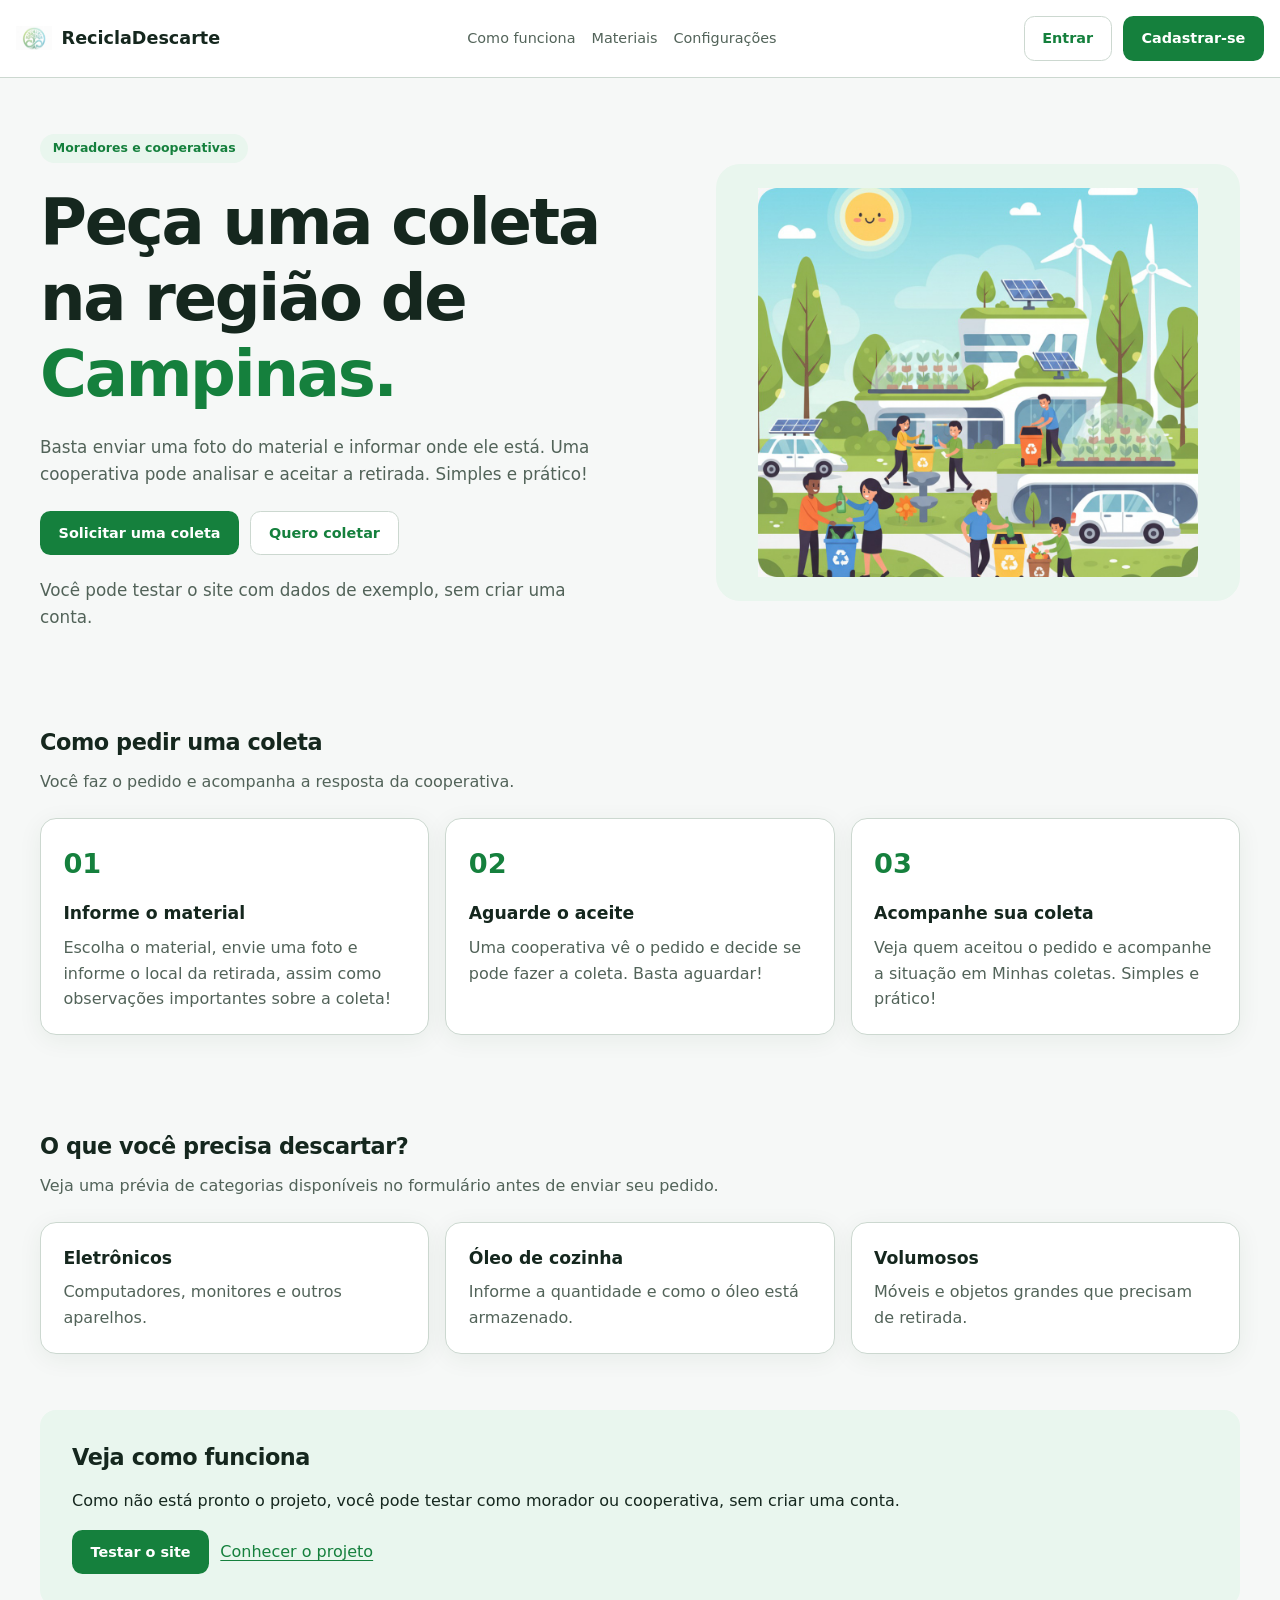
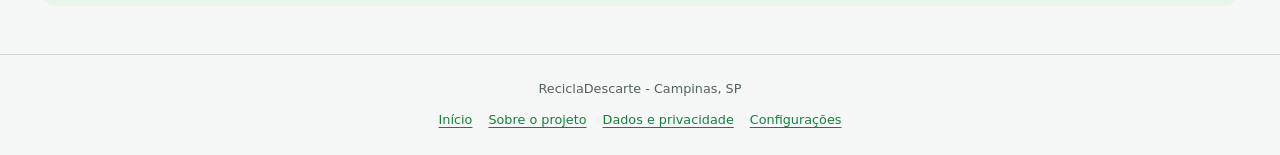
<file: index.html>
<!DOCTYPE html>
<html lang="pt-BR">
<head>
    <meta charset="UTF-8">
    <meta name="viewport" content="width=device-width, initial-scale=1.0">
    <meta name="description" content="Solicite a retirada de materiais em Campinas e acompanhe sua coleta pelo ReciclaDescarte.">
    <meta name="color-scheme" content="light dark">
    <title>Início | ReciclaDescarte</title>
    <link rel="icon" href="imagens/logo.png" type="image/png">
    <link rel="stylesheet" href="css/base.css">
    <link rel="stylesheet" href="css/style.css">
</head>
<body data-pagina="inicio">

    <a class="pular-conteudo" href="#conteudo">Pular para o conteúdo</a>

    <header class="cabecalho-publico">
        <a class="marca" href="index.html">
            <img src="imagens/logo.png" alt="" width="36" height="36">
            <span>ReciclaDescarte</span>
        </a>

        <nav class="menu-publico" aria-label="Menu principal">
            <a href="#como-funciona">Como funciona</a>
            <a href="#materiais">Materiais</a>
            <a href="pages/configuracoes.html">Configurações</a>
        </nav>

        <div class="acoes">
            <a class="botao botao-secundario" href="pages/entrar.html">Entrar</a>
            <a class="botao botao-primario" href="pages/cadastro.html">Cadastrar-se</a>
        </div>
    </header>

    <div id="faixa-demo" class="faixa-demo" hidden></div>

    <div class="container">
        <p id="mensagem-global" class="mensagem" role="status" aria-live="polite" hidden></p>

        <div id="recuperar-pagina" class="acoes" hidden>
            <button id="recarregar-pagina" type="button" class="botao botao-secundario">Tentar novamente</button>
            <a href="pages/entrar.html">Voltar para Entrar</a>
        </div>
        <p id="carregamento" class="mensagem" role="status" hidden>Verificando acesso…</p>
        <noscript>
            <p class="mensagem">Ative o JavaScript para usar os formulários e as configurações. <a href="index.html">Página inicial</a>.</p>
        </noscript>
    </div>

    <main id="conteudo" class="container" tabindex="-1">

        <section class="hero" aria-labelledby="titulo-inicio">
            <div class="hero-texto">
                <span class="etiqueta">Moradores e cooperativas</span>
                <h1 id="titulo-inicio">Peça uma coleta na região de <span>Campinas.</span></h1>
                <p>Basta enviar uma foto do material e informar onde ele está. Uma cooperativa pode analisar e aceitar a retirada. Simples e prático!</p>

                <div class="acoes">
                    <a class="botao botao-primario" href="pages/entrar.html">Solicitar uma coleta</a>
                    <a class="botao botao-secundario" href="pages/cadastro.html?perfil=cooperativa">Quero coletar</a>
                </div>
                <p class="texto-pequeno">Você pode testar o site com dados de exemplo, sem criar uma conta.</p>
            </div>

            <figure class="hero-ilustracao">
                <img src="imagens/hero_imagem.png" alt="Moradores separando materiais para reciclagem" width="480" height="400">
            </figure>
        </section>

        <section id="como-funciona" class="bloco-home" aria-labelledby="titulo-processo">
            <h2 id="titulo-processo">Como pedir uma coleta</h2>
            <p>Você faz o pedido e acompanha a resposta da cooperativa.</p>

            <div class="grade-cards">
                <article class="card passo-card">
                    <span class="passo-numero">01</span>
                    <h3>Informe o material</h3>
                    <p class="texto-suave">Escolha o material, envie uma foto e informe o local da retirada, assim como observações importantes sobre a coleta!</p>
                </article>

                <article class="card passo-card">
                    <span class="passo-numero">02</span>
                    <h3>Aguarde o aceite</h3>
                    <p class="texto-suave">Uma cooperativa vê o pedido e decide se pode fazer a coleta. Basta aguardar!</p>
                </article>

                <article class="card passo-card">
                    <span class="passo-numero">03</span>
                    <h3>Acompanhe sua coleta</h3>
                    <p class="texto-suave">Veja quem aceitou o pedido e acompanhe a situação em Minhas coletas. Simples e prático!</p>
                </article>
            </div>
        </section>

        <section id="materiais" class="bloco-home" aria-labelledby="titulo-materiais">
            <h2 id="titulo-materiais">O que você precisa descartar?</h2>
            <p>Veja uma prévia de categorias disponíveis no formulário antes de enviar seu pedido.</p>

            <div class="grade-cards">
                <article class="card passo-card">
                    <h3>Eletrônicos</h3>
                    <p class="texto-suave">Computadores, monitores e outros aparelhos.</p>
                </article>

                <article class="card passo-card">
                    <h3>Óleo de cozinha</h3>
                    <p class="texto-suave">Informe a quantidade e como o óleo está armazenado.</p>
                </article>

                <article class="card passo-card">
                    <h3>Volumosos</h3>
                    <p class="texto-suave">Móveis e objetos grandes que precisam de retirada.</p>
                </article>
            </div>
        </section>

        <section class="chamada-final" aria-labelledby="titulo-demo">
            <h2 id="titulo-demo">Veja como funciona</h2>
            <p>Como não está pronto o projeto, você pode testar como morador ou cooperativa, sem criar uma conta.</p>

            <div class="acoes">
                <a class="botao botao-primario" href="pages/entrar.html#demonstracao">Testar o site</a>
                <a href="pages/sobre.html">Conhecer o projeto</a>
            </div>
        </section>
    </main>

    <footer class="rodape">
        <p>ReciclaDescarte - Campinas, SP</p>

        <nav aria-label="Links do rodapé">
            <a href="index.html">Início</a>
            <a href="pages/sobre.html">Sobre o projeto</a>
            <a href="pages/sobre.html#privacidade">Dados e privacidade</a>
            <a href="pages/configuracoes.html">Configurações</a>
        </nav>
    </footer>

    <script type="module" src="scripts/main.js"></script>
</body>
</html>
</file>
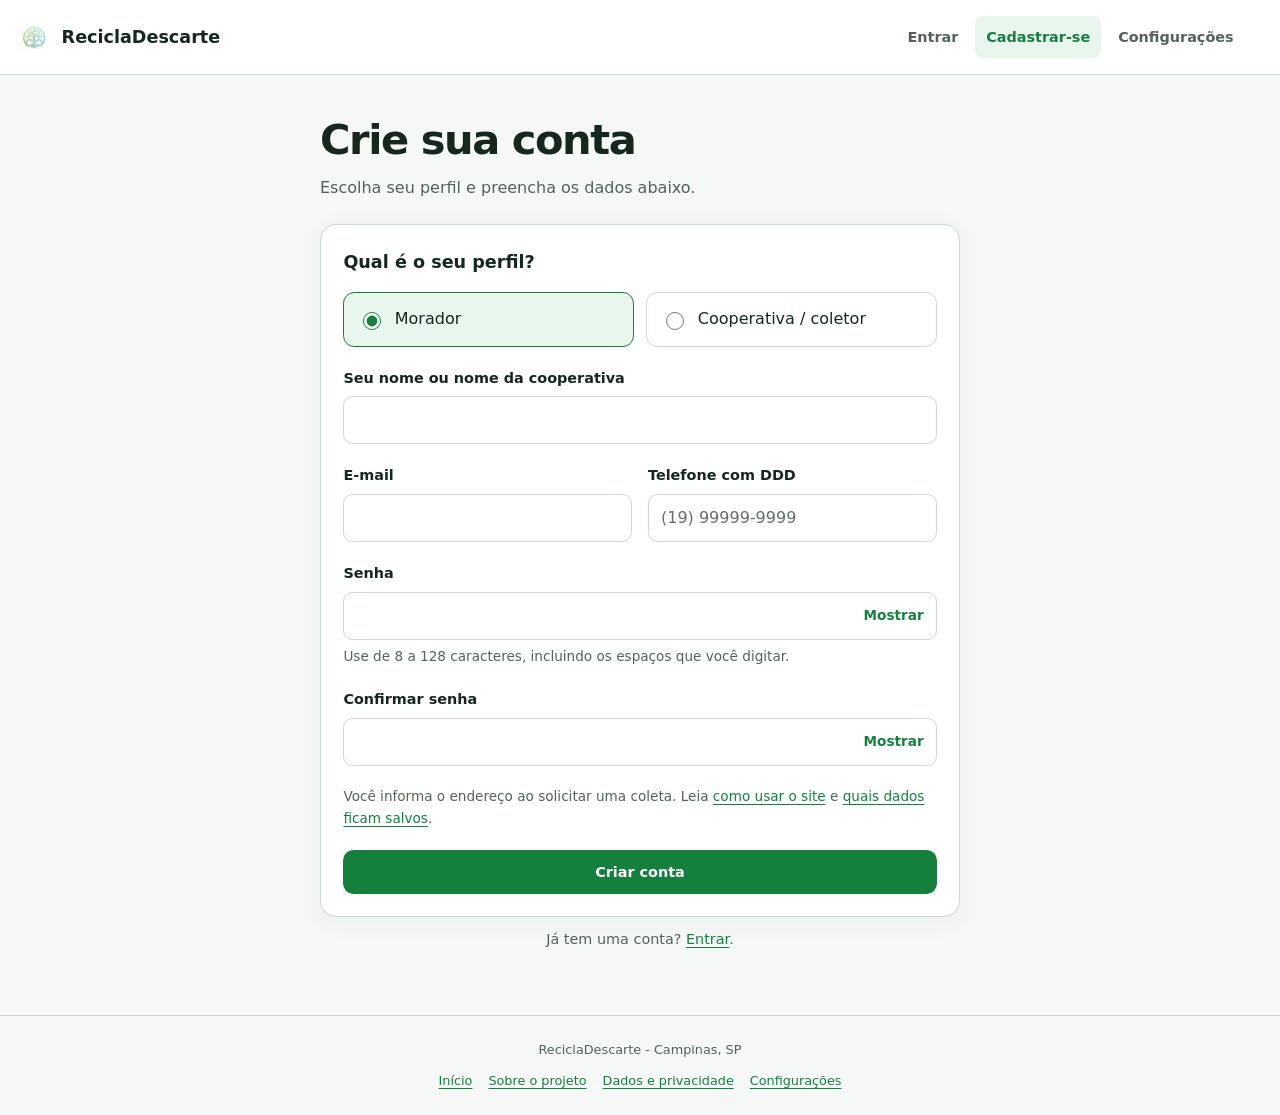
<file: pages/cadastro.html>
<!DOCTYPE html>
<html lang="pt-BR">
<head>
    <meta charset="UTF-8">
    <meta name="viewport" content="width=device-width, initial-scale=1.0">
    <meta name="description" content="Crie seu perfil de morador ou cooperativa no ReciclaDescarte.">
    <meta name="color-scheme" content="light dark">
    <title>Criar conta | ReciclaDescarte</title>
    <link rel="icon" href="../imagens/logo.png" type="image/png">
    <link rel="stylesheet" href="../css/base.css">
    <link rel="stylesheet" href="../css/cadastro.css">
</head>
<body data-pagina="cadastro">

    <a class="pular-conteudo" href="#conteudo">Pular para o conteúdo</a>

    <header id="cabecalho-app" class="cabecalho-app"></header>

    <div id="faixa-demo" class="faixa-demo" hidden></div>

    <div class="container">
        <p id="mensagem-global" class="mensagem" role="status" aria-live="polite" hidden></p>

        <div id="recuperar-pagina" class="acoes" hidden>
            <button id="recarregar-pagina" type="button" class="botao botao-secundario">Tentar novamente</button>
            <a href="entrar.html">Voltar para Entrar</a>
        </div>
        <p id="carregamento" class="mensagem" role="status" hidden>Verificando acesso…</p>
        <noscript>
            <p class="mensagem">Ative o JavaScript para usar os formulários e as configurações. <a href="../index.html">Página inicial</a>.</p>
        </noscript>
    </div>

    <main id="conteudo" class="container tela-cadastro" tabindex="-1">

        <h1>Crie sua conta</h1>
        <p>Escolha seu perfil e preencha os dados abaixo.</p>

        <form id="form-cadastro" class="card pilha" method="post">
            <fieldset>
                <legend>Qual é o seu perfil?</legend>

                <div class="perfis">
                    <label class="perfil-opcao">
                        <input type="radio" name="tipo" value="morador" checked required>
                        <span>Morador</span>
                    </label>
                    <label class="perfil-opcao">
                        <input type="radio" name="tipo" value="cooperativa" required>
                        <span>Cooperativa / coletor</span>
                    </label>
                </div>
            </fieldset>

            <div class="campo">
                <label for="nome">Seu nome ou nome da cooperativa</label>
                <input id="nome" name="nome" type="text" autocomplete="name" minlength="2" maxlength="120" required>
            </div>

            <div class="campo-duplo">
                <div class="campo">
                    <label for="email">E-mail</label>
                    <input id="email" name="email" type="email" autocomplete="email" maxlength="254" required>
                </div>

                <div class="campo">
                    <label for="telefone">Telefone com DDD</label>
                    <input id="telefone" name="telefone" type="tel" autocomplete="tel-national" maxlength="20" placeholder="(19) 99999-9999" required>
                </div>
            </div>

            <div class="campo">
                <label for="senha">Senha</label>

                <div class="senha-wrapper">
                    <input id="senha" name="senha" type="password" autocomplete="new-password" minlength="8" maxlength="128" aria-describedby="ajuda-senha" required>
                    <button type="button" class="botao-texto" data-mostrar-senha="senha" aria-controls="senha" aria-pressed="false">Mostrar</button>
                </div>
                <small id="ajuda-senha" class="texto-pequeno">Use de 8 a 128 caracteres, incluindo os espaços que você digitar.</small>
            </div>

            <div class="campo">
                <label for="confirmar-senha">Confirmar senha</label>

                <div class="senha-wrapper">
                    <input id="confirmar-senha" name="confirmar_senha" type="password" autocomplete="new-password" minlength="8" maxlength="128" required>
                    <button type="button" class="botao-texto" data-mostrar-senha="confirmar-senha" aria-controls="confirmar-senha" aria-pressed="false">Mostrar</button>
                </div>
            </div>
            <p class="texto-pequeno">Você informa o endereço ao solicitar uma coleta. Leia <a href="sobre.html#uso">como usar o site</a> e <a href="sobre.html#privacidade">quais dados ficam salvos</a>.</p>
            <p id="mensagem-form" class="mensagem" role="status" hidden></p>
            <button type="submit" class="botao botao-primario botao-largo">Criar conta</button>
        </form>
        <p class="voltar-login">Já tem uma conta? <a href="entrar.html">Entrar</a>.</p>
    </main>

    <footer class="rodape">
        <p>ReciclaDescarte - Campinas, SP</p>

        <nav aria-label="Links do rodapé">
            <a href="../index.html">Início</a>
            <a href="sobre.html">Sobre o projeto</a>
            <a href="sobre.html#privacidade">Dados e privacidade</a>
            <a href="configuracoes.html">Configurações</a>
        </nav>
    </footer>

    <script type="module" src="../scripts/main.js"></script>
</body>
</html>
</file>
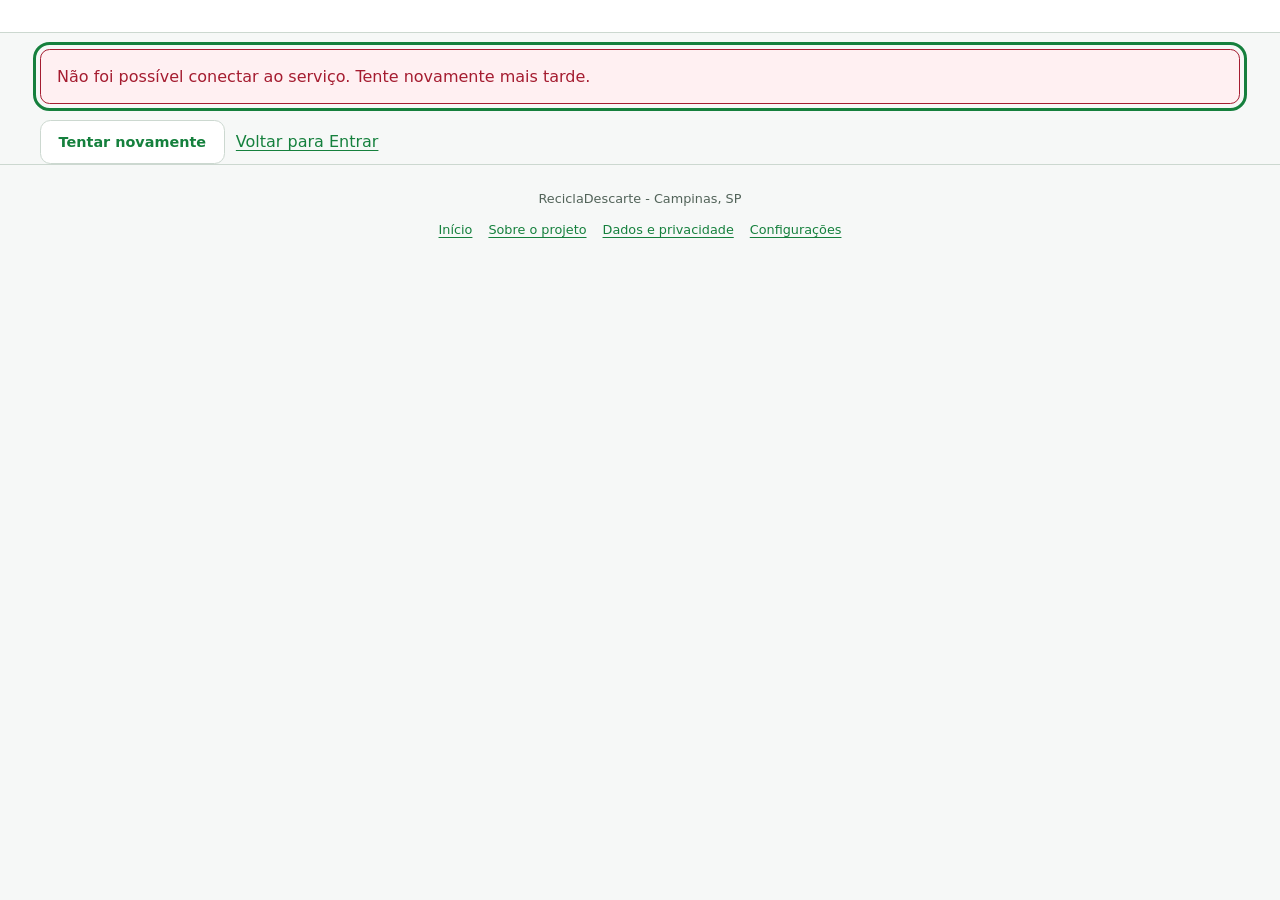
<file: pages/coletas.html>
<!DOCTYPE html>
<html lang="pt-BR">
<head>
    <meta charset="UTF-8">
    <meta name="viewport" content="width=device-width, initial-scale=1.0">
    <meta name="description" content="Acompanhe o andamento e o histórico das suas coletas.">
    <meta name="color-scheme" content="light dark">
    <title>Minhas coletas | ReciclaDescarte</title>
    <link rel="icon" href="../imagens/logo.png" type="image/png">
    <link rel="stylesheet" href="../css/base.css">
</head>
<body data-pagina="coletas">

    <a class="pular-conteudo" href="#conteudo">Pular para o conteúdo</a>

    <header id="cabecalho-app" class="cabecalho-app"></header>

    <div id="faixa-demo" class="faixa-demo" hidden></div>

    <div class="container">
        <p id="mensagem-global" class="mensagem" role="status" aria-live="polite" hidden></p>

        <div id="recuperar-pagina" class="acoes" hidden>
            <button id="recarregar-pagina" type="button" class="botao botao-secundario">Tentar novamente</button>
            <a href="entrar.html">Voltar para Entrar</a>
        </div>
        <p id="carregamento" class="mensagem" role="status">Verificando acesso…</p>
        <noscript>
            <p class="mensagem">Ative o JavaScript para usar os formulários e as configurações. <a href="../index.html">Página inicial</a>.</p>
        </noscript>
    </div>

    <main id="conteudo" class="container conteudo-app" hidden tabindex="-1">

        <div class="cabecalho-pagina linha-entre">
            <div>
                <h1>Minhas coletas</h1>
                <p id="descricao-coletas">Veja os pedidos em andamento e as coletas já concluídas.</p>
            </div>
            <button id="atualizar-lista" type="button" class="botao botao-secundario">Atualizar</button>
        </div>
        <p id="mensagem-acao" class="mensagem" role="status" hidden></p>

        <form id="filtros" class="filtros" role="search" aria-label="Filtrar minhas coletas">
            <div class="campo">
                <label for="busca">Buscar material, rua ou pedido</label>
                <input id="busca" name="busca" type="search" placeholder="Ex.: papel, Rua das Flores ou 12">
            </div>

            <div class="campo">
                <label for="status">Situação</label>
                <select id="status" name="status">
                    <option value="">Todas</option>
                    <option value="pendente">Pendente</option>
                    <option value="em_andamento">Em andamento</option>
                    <option value="concluido">Concluído</option>
                </select>
            </div>

            <div class="campo">
                <label for="ordem">Ordenar por</label>
                <select id="ordem" name="ordem">
                    <option value="recentes">Mais recentes</option>
                    <option value="antigos">Mais antigas</option>
                </select>
            </div>
            <button id="limpar-filtros" type="button" class="botao botao-secundario">Limpar filtros</button>
        </form>

        <section aria-labelledby="total-resultados">
            <h2 id="total-resultados" aria-live="polite">Suas coletas</h2>
            <p id="mensagem-lista" class="mensagem" role="status" hidden></p>

            <div id="lista-chamados" class="grade-cards secao"></div>
        </section>
    </main>

    <footer class="rodape">
        <p>ReciclaDescarte - Campinas, SP</p>

        <nav aria-label="Links do rodapé">
            <a href="../index.html">Início</a>
            <a href="sobre.html">Sobre o projeto</a>
            <a href="sobre.html#privacidade">Dados e privacidade</a>
            <a href="configuracoes.html">Configurações</a>
        </nav>
    </footer>

    <script type="module" src="../scripts/main.js"></script>
</body>
</html>
</file>
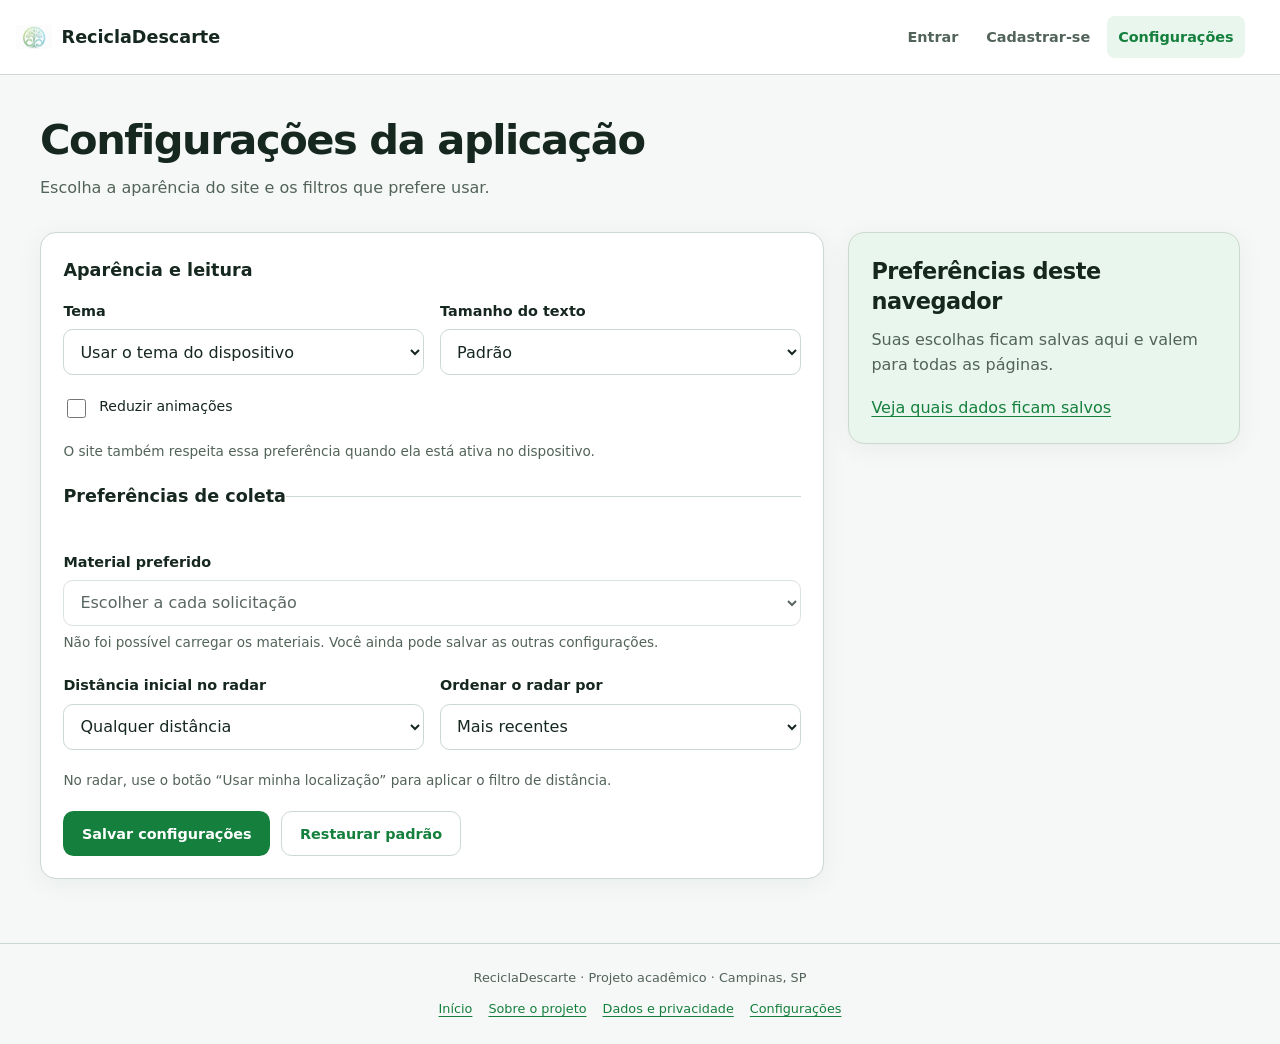
<file: pages/configuracoes.html>
<!DOCTYPE html>
<html lang="pt-BR">
<head>
    <meta charset="UTF-8">
    <meta name="viewport" content="width=device-width, initial-scale=1.0">
    <meta name="description" content="Personalize a aparência e as preferências do ReciclaDescarte neste navegador.">
    <meta name="color-scheme" content="light dark">
    <title>Configurações | ReciclaDescarte</title>
    <link rel="icon" href="../imagens/logo.png" type="image/png">
    <link rel="stylesheet" href="../css/base.css">
    <link rel="stylesheet" href="../css/configuracoes.css">
</head>
<body data-pagina="configuracoes">

    <a class="pular-conteudo" href="#conteudo">Pular para o conteúdo</a>

    <header id="cabecalho-app" class="cabecalho-app"></header>

    <div id="faixa-demo" class="faixa-demo" hidden></div>

    <div class="container">
        <p id="mensagem-global" class="mensagem" role="status" aria-live="polite" hidden></p>

        <div id="recuperar-pagina" class="acoes" hidden>
            <button id="recarregar-pagina" type="button" class="botao botao-secundario">Tentar novamente</button>
            <a href="entrar.html">Voltar para Entrar</a>
        </div>
        <p id="carregamento" class="mensagem" role="status" hidden>Verificando acesso…</p>
        <noscript>
            <p class="mensagem">Ative o JavaScript para usar os formulários e as configurações. <a href="../index.html">Página inicial</a>.</p>
        </noscript>
    </div>

    <main id="conteudo" class="container conteudo-app" tabindex="-1">

        <div class="cabecalho-pagina">
            <h1>Configurações da aplicação</h1>
            <p>Escolha a aparência do site e os filtros que prefere usar.</p>
        </div>

        <div class="configuracoes-layout">
            <form id="form-configuracoes" class="card pilha">
                <fieldset class="pilha">
                    <legend>Aparência e leitura</legend>

                    <div class="campo-duplo">
                        <div class="campo">
                            <label for="tema">Tema</label>
                            <select id="tema" name="tema">
                                <option value="sistema">Usar o tema do dispositivo</option>
                                <option value="claro">Claro</option>
                                <option value="escuro">Escuro</option>
                            </select>
                        </div>

                        <div class="campo">
                            <label for="tamanho-texto">Tamanho do texto</label>
                            <select id="tamanho-texto" name="tamanhoTexto">
                                <option value="normal">Padrão</option>
                                <option value="grande">Ampliado</option>
                            </select>
                        </div>
                    </div>
                    <label class="checkbox-linha">
                        <input id="reduzir-movimento" name="reduzirMovimento" type="checkbox">
                        <span>Reduzir animações</span>
                    </label>
                    <p class="texto-pequeno">O site também respeita essa preferência quando ela está ativa no dispositivo.</p>
                </fieldset>

                <fieldset class="pilha">
                    <legend>Preferências de coleta</legend>

                    <div class="campo">
                        <label for="categoria-padrao">Material preferido</label>
                        <select id="categoria-padrao" name="categoriaPadrao" aria-describedby="ajuda-categoria" disabled>
                            <option value="">Escolher a cada solicitação</option>
                        </select>
                        <small id="ajuda-categoria" class="texto-pequeno">Se escolher um material, ele já virá selecionado nas novas solicitações.</small>
                    </div>

                    <div class="campo-duplo">
                        <div class="campo">
                            <label for="raio-padrao">Distância inicial no radar</label>
                            <select id="raio-padrao" name="raioPadrao">
                                <option value="todos">Qualquer distância</option>
                                <option value="5">Até 5 km</option>
                                <option value="10">Até 10 km</option>
                                <option value="25">Até 25 km</option>
                            </select>
                        </div>

                        <div class="campo">
                            <label for="ordem-padrao">Ordenar o radar por</label>
                            <select id="ordem-padrao" name="ordemPadrao">
                                <option value="recentes">Mais recentes</option>
                                <option value="proximos">Mais próximos</option>
                                <option value="antigos">Mais antigas</option>
                            </select>
                        </div>
                    </div>
                    <p class="texto-pequeno">No radar, use o botão “Usar minha localização” para aplicar o filtro de distância.</p>
                </fieldset>
                <p id="mensagem-form" class="mensagem" role="status" hidden></p>

                <div class="acoes">
                    <button type="submit" class="botao botao-primario">Salvar configurações</button>
                    <button id="restaurar-configuracoes" type="button" class="botao botao-secundario">Restaurar padrão</button>
                </div>
            </form>

            <aside class="pilha" aria-label="Informações das preferências">
                <section class="card configuracoes-nota">
                    <h2>Preferências deste navegador</h2>
                    <p>Suas escolhas ficam salvas aqui e valem para todas as páginas.</p>
                    <a href="sobre.html#privacidade">Veja quais dados ficam salvos</a>
                </section>

                <section id="controle-demo" class="card" hidden>
                    <h2>Dados de teste</h2>
                    <p>Volte aos exemplos iniciais para testar de novo.</p>
                    <button id="reiniciar-demo" type="button" class="botao botao-secundario">Reiniciar demonstração</button>
                </section>
            </aside>
        </div>
    </main>

    <footer class="rodape">
        <p>ReciclaDescarte · Projeto acadêmico · Campinas, SP</p>

        <nav aria-label="Links do rodapé">
            <a href="../index.html">Início</a>
            <a href="sobre.html">Sobre o projeto</a>
            <a href="sobre.html#privacidade">Dados e privacidade</a>
            <a href="configuracoes.html">Configurações</a>
        </nav>
    </footer>

    <script type="module" src="../scripts/main.js"></script>
</body>
</html>
</file>
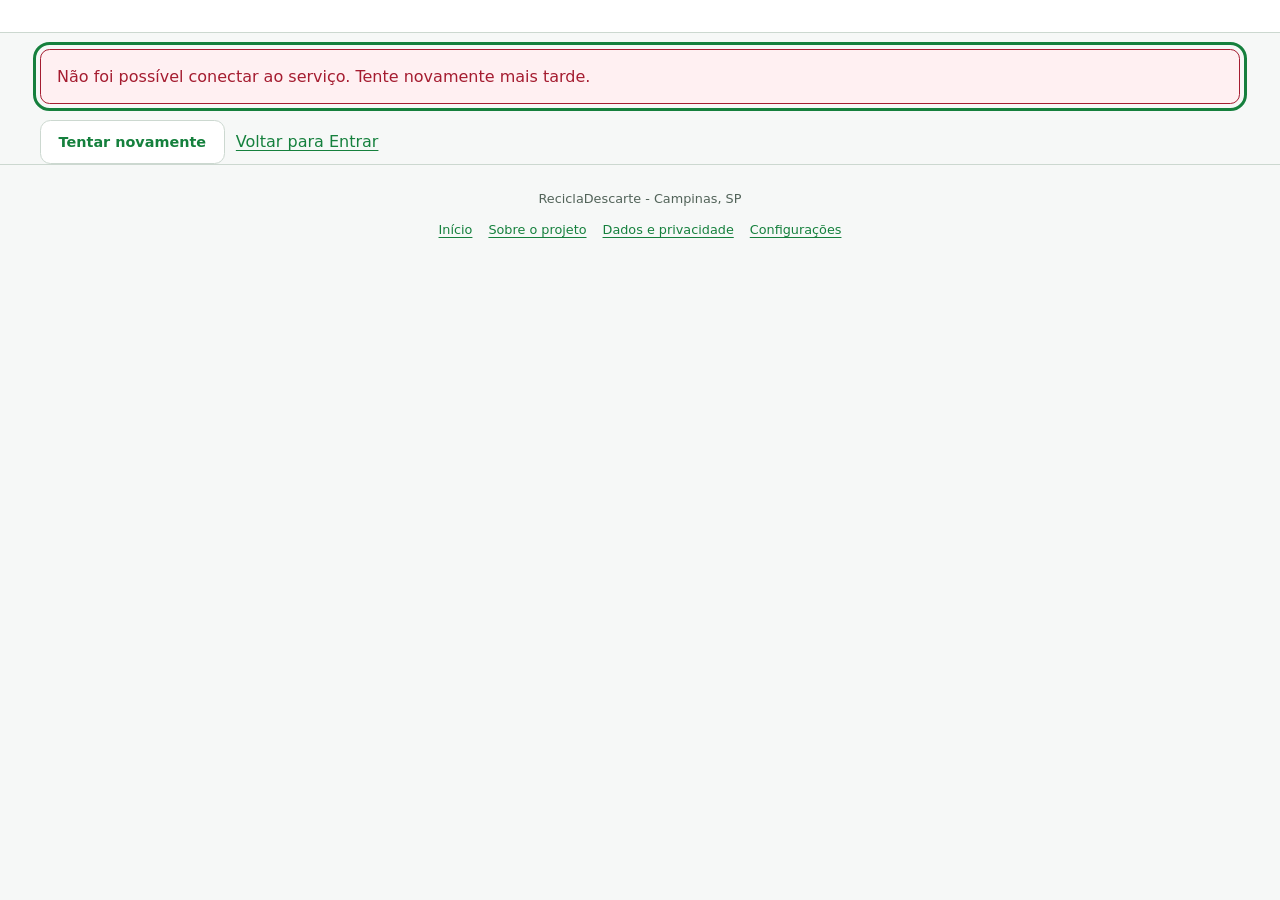
<file: pages/dash_morador.html>
<!DOCTYPE html>
<html lang="pt-BR">
<head>
    <meta charset="UTF-8">
    <meta name="viewport" content="width=device-width, initial-scale=1.0">
    <meta name="description" content="Acompanhe as solicitações e o histórico de coletas do seu perfil.">
    <meta name="color-scheme" content="light dark">
    <title>Meu painel | ReciclaDescarte</title>
    <link rel="icon" href="../imagens/logo.png" type="image/png">
    <link rel="stylesheet" href="../css/base.css">
    <link rel="stylesheet" href="../css/dash_morador.css">
</head>
<body data-pagina="morador">

    <a class="pular-conteudo" href="#conteudo">Pular para o conteúdo</a>

    <header id="cabecalho-app" class="cabecalho-app"></header>

    <div id="faixa-demo" class="faixa-demo" hidden></div>

    <div class="container">
        <p id="mensagem-global" class="mensagem" role="status" aria-live="polite" hidden></p>

        <div id="recuperar-pagina" class="acoes" hidden>
            <button id="recarregar-pagina" type="button" class="botao botao-secundario">Tentar novamente</button>
            <a href="entrar.html">Voltar para Entrar</a>
        </div>
        <p id="carregamento" class="mensagem" role="status">Verificando acesso…</p>
        <noscript>
            <p class="mensagem">Ative o JavaScript para usar os formulários e as configurações. <a href="../index.html">Página inicial</a>.</p>
        </noscript>
    </div>

    <main id="conteudo" class="container conteudo-app" hidden tabindex="-1">

        <section class="card boas-vindas" aria-labelledby="saudacao">
            <div>
                <span class="etiqueta">Meu painel</span>
                <h1 id="saudacao">Olá!</h1>
                <p>Tem material para descartar? Envie uma foto e informe o local da retirada que desejar!</p>
                <a class="botao botao-primario" href="solicitacao.html">Nova solicitação</a>
            </div>
            <img src="../imagens/monitor_folha.png" alt="Monitor com uma folha, representando o descarte de eletrônicos" width="160" height="160">
        </section>
        <dl class="indicadores" aria-label="Resumo das suas solicitações">
            <div class="card indicador">
                <dt>Pendentes</dt>
                <dd id="total-pendentes">—</dd>
            </div>

            <div class="card indicador">
                <dt>Em andamento</dt>
                <dd id="total-andamento">—</dd>
            </div>

            <div class="card indicador">
                <dt>Concluídas</dt>
                <dd id="total-concluidas">—</dd>
            </div>

            <div class="card indicador">
                <dt>Total de pedidos</dt>
                <dd id="total-solicitacoes">—</dd>
            </div>
        </dl>

        <section class="secao" aria-labelledby="titulo-recentes">
            <div class="linha-entre">
                <h2 id="titulo-recentes">Solicitações recentes</h2>

                <div class="acoes">
                    <button id="atualizar-lista" type="button" class="botao botao-secundario">Atualizar</button>
                    <a href="coletas.html">Ver todas</a>
                </div>
            </div>
            <p id="mensagem-lista" class="mensagem" role="status" hidden></p>

            <div id="lista-recentes" class="grade-cards"></div>
        </section>
    </main>

    <footer class="rodape">
        <p>ReciclaDescarte - Campinas, SP</p>

        <nav aria-label="Links do rodapé">
            <a href="../index.html">Início</a>
            <a href="sobre.html">Sobre o projeto</a>
            <a href="sobre.html#privacidade">Dados e privacidade</a>
            <a href="configuracoes.html">Configurações</a>
        </nav>
    </footer>

    <script type="module" src="../scripts/main.js"></script>
</body>
</html>
</file>
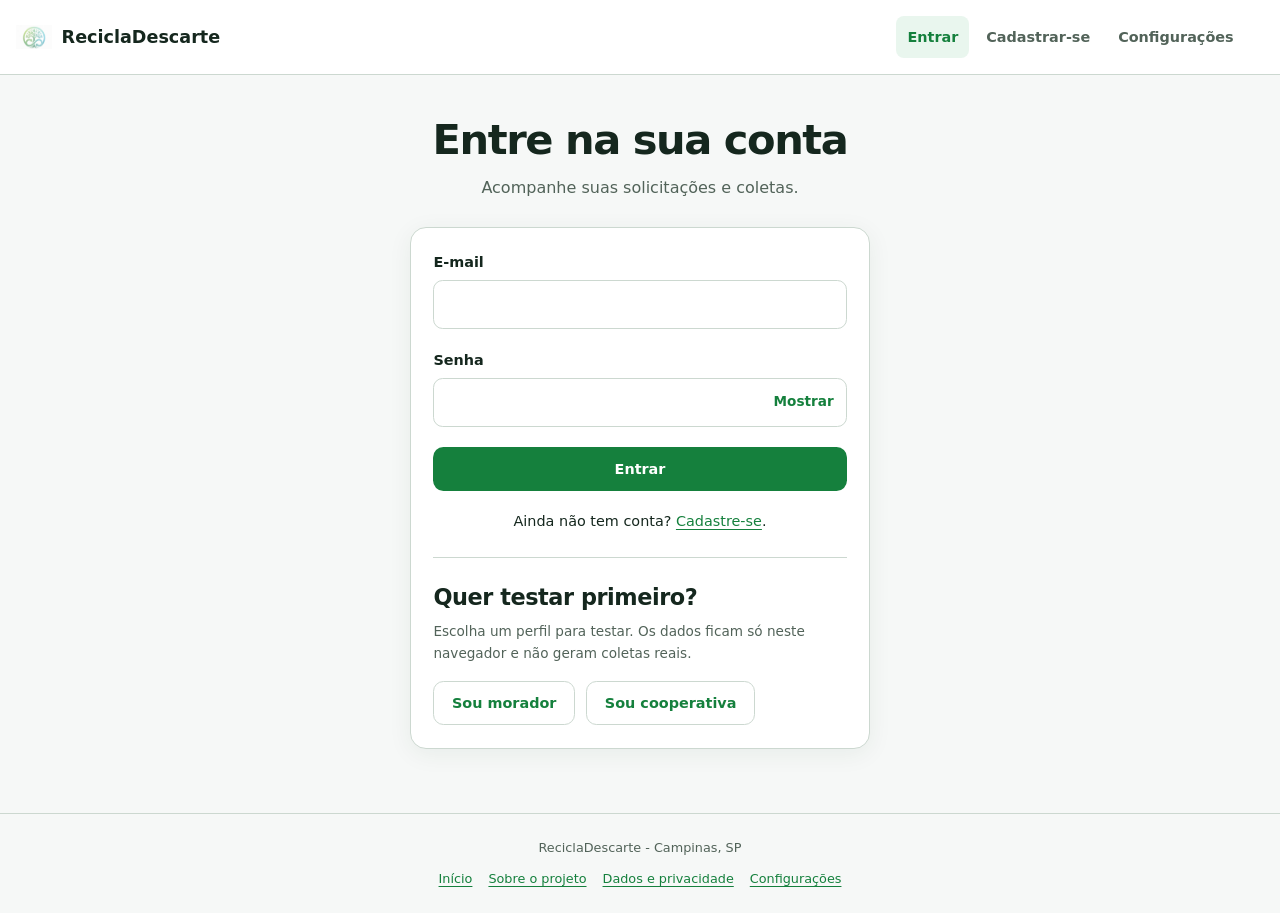
<file: pages/entrar.html>
<!DOCTYPE html>
<html lang="pt-BR">
<head>
    <meta charset="UTF-8">
    <meta name="viewport" content="width=device-width, initial-scale=1.0">
    <meta name="description" content="Acesse sua conta ou explore a demonstração do ReciclaDescarte.">
    <meta name="color-scheme" content="light dark">
    <title>Entrar | ReciclaDescarte</title>
    <link rel="icon" href="../imagens/logo.png" type="image/png">
    <link rel="stylesheet" href="../css/base.css">
    <link rel="stylesheet" href="../css/entrar.css">
</head>
<body data-pagina="entrar">

    <a class="pular-conteudo" href="#conteudo">Pular para o conteúdo</a>

    <header id="cabecalho-app" class="cabecalho-app"></header>

    <div id="faixa-demo" class="faixa-demo" hidden></div>

    <div class="container">
        <p id="mensagem-global" class="mensagem" role="status" aria-live="polite" hidden></p>

        <div id="recuperar-pagina" class="acoes" hidden>
            <button id="recarregar-pagina" type="button" class="botao botao-secundario">Tentar novamente</button>
            <a href="entrar.html">Voltar para Entrar</a>
        </div>
        <p id="carregamento" class="mensagem" role="status" hidden>Verificando acesso…</p>
        <noscript>
            <p class="mensagem">Ative o JavaScript para usar os formulários e as configurações. <a href="../index.html">Página inicial</a>.</p>
        </noscript>
    </div>

    <main id="conteudo" class="container tela-login" tabindex="-1">

        <h1>Entre na sua conta</h1>
        <p>Acompanhe suas solicitações e coletas.</p>

        <div class="card">
            <form id="form-entrar" class="pilha" method="post">
                <div class="campo">
                    <label for="email">E-mail</label>
                    <input id="email" name="email" type="email" autocomplete="username" maxlength="254" required>
                </div>

                <div class="campo">
                    <label for="senha">Senha</label>

                    <div class="senha-wrapper">
                        <input id="senha" name="senha" type="password" autocomplete="current-password" maxlength="128" required>
                        <button type="button" class="botao-texto" data-mostrar-senha="senha" aria-controls="senha" aria-pressed="false">Mostrar</button>
                    </div>
                </div>
                <p id="mensagem-form" class="mensagem" role="status" hidden></p>
                <button type="submit" class="botao botao-primario botao-largo">Entrar</button>
            </form>
            <p class="criar-conta">Ainda não tem conta? <a href="cadastro.html">Cadastre-se</a>.</p>

            <section id="demonstracao" class="demo-opcoes" aria-labelledby="titulo-demonstracao">
                <h2 id="titulo-demonstracao">Quer testar primeiro?</h2>
                <p class="texto-pequeno">Escolha um perfil para testar. Os dados ficam só neste navegador e não geram coletas reais.</p>

                <div class="acoes">
                    <button type="button" class="botao botao-secundario" data-entrar-demo="morador">Sou morador</button>
                    <button type="button" class="botao botao-secundario" data-entrar-demo="cooperativa">Sou cooperativa</button>
                </div>
            </section>
        </div>
    </main>

    <footer class="rodape">
        <p>ReciclaDescarte - Campinas, SP</p>

        <nav aria-label="Links do rodapé">
            <a href="../index.html">Início</a>
            <a href="sobre.html">Sobre o projeto</a>
            <a href="sobre.html#privacidade">Dados e privacidade</a>
            <a href="configuracoes.html">Configurações</a>
        </nav>
    </footer>

    <script type="module" src="../scripts/main.js"></script>
</body>
</html>
</file>
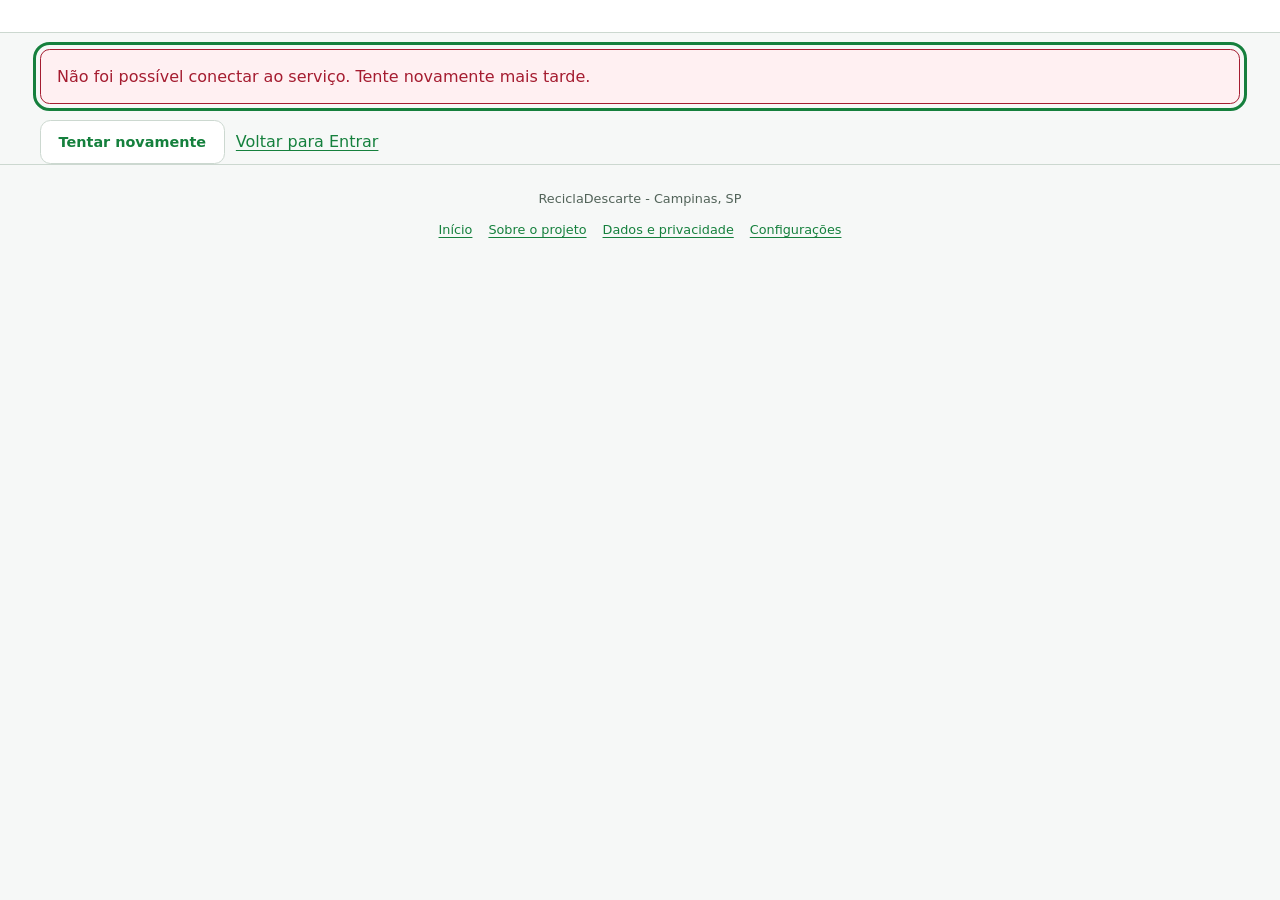
<file: pages/radar_cooperativa.html>
<!DOCTYPE html>
<html lang="pt-BR">
<head>
    <meta charset="UTF-8">
    <meta name="viewport" content="width=device-width, initial-scale=1.0">
    <meta name="description" content="Encontre solicitações de coleta disponíveis por material e localização.">
    <meta name="color-scheme" content="light dark">
    <title>Radar de coletas | ReciclaDescarte</title>
    <link rel="icon" href="../imagens/logo.png" type="image/png">
    <link rel="stylesheet" href="../css/base.css">
    <link rel="stylesheet" href="../css/radar_cooperativa.css">
</head>
<body data-pagina="radar">

    <a class="pular-conteudo" href="#conteudo">Pular para o conteúdo</a>

    <header id="cabecalho-app" class="cabecalho-app"></header>

    <div id="faixa-demo" class="faixa-demo" hidden></div>

    <div class="container">
        <p id="mensagem-global" class="mensagem" role="status" aria-live="polite" hidden></p>

        <div id="recuperar-pagina" class="acoes" hidden>
            <button id="recarregar-pagina" type="button" class="botao botao-secundario">Tentar novamente</button>
            <a href="entrar.html">Voltar para Entrar</a>
        </div>
        <p id="carregamento" class="mensagem" role="status">Verificando acesso…</p>
        <noscript>
            <p class="mensagem">Ative o JavaScript para usar os formulários e as configurações. <a href="../index.html">Página inicial</a>.</p>
        </noscript>
    </div>

    <main id="conteudo" class="container conteudo-app" hidden tabindex="-1">

        <div class="cabecalho-pagina linha-entre">
            <div>
                <h1>Radar de coletas</h1>
                <p>Veja os pedidos disponíveis e escolha as coletas que consegue atender.</p>
            </div>
            <button id="atualizar-lista" type="button" class="botao botao-secundario">Atualizar</button>
        </div>

        <section class="card radar-mapa" aria-labelledby="titulo-mapa">
            <div>
                <h2 id="titulo-mapa" class="sr-only">Ponto selecionado</h2>

                <div id="mapa-radar" class="mapa">
                    <p class="mapa-vazio">Escolha “Ver ponto no mapa” nos detalhes de um pedido.</p>
                </div>
                <p id="legenda-mapa" class="texto-pequeno">Um pedido por vez. Após aceitar, abra a rota em Minhas coletas.</p>
            </div>

            <div class="radar-orientacao">
                <h2>Coletas perto de você</h2>
                <p class="texto-suave">Use sua localização para buscar por distância.</p>
                <button id="usar-localizacao" type="button" class="botao botao-primario">Usar minha localização</button>
                <p id="mensagem-localizacao" class="mensagem" role="status" hidden></p>
            </div>
        </section>

        <form id="filtros" class="filtros" role="search" aria-label="Filtrar solicitações">
            <div class="campo">
                <label for="busca">Buscar material ou pedido</label>
                <input id="busca" name="busca" type="search" placeholder="Ex.: eletrônicos ou 12">
            </div>

            <div class="campo">
                <label for="categoria">Material</label>
                <select id="categoria" name="categoria">
                    <option value="">Todos os materiais</option>
                </select>
            </div>

            <div class="campo">
                <label for="raio">Raio aproximado</label>
                <select id="raio" name="raio">
                    <option value="todos">Qualquer distância</option>
                    <option value="5">Até 5 km</option>
                    <option value="10">Até 10 km</option>
                    <option value="25">Até 25 km</option>
                </select>
            </div>

            <div class="campo">
                <label for="ordem">Ordenar por</label>
                <select id="ordem" name="ordem">
                    <option value="recentes">Mais recentes</option>
                    <option value="proximos">Mais próximos</option>
                    <option value="antigos">Mais antigas</option>
                </select>
            </div>
            <button id="limpar-filtros" type="button" class="botao botao-secundario">Limpar filtros</button>
        </form>

        <section aria-labelledby="total-resultados">
            <h2 id="total-resultados" aria-live="polite">Solicitações disponíveis</h2>
            <p id="mensagem-acao" class="mensagem" role="status" hidden></p>
            <p id="mensagem-lista" class="mensagem" role="status" hidden></p>

            <div id="lista-chamados" class="grade-cards secao"></div>
        </section>
    </main>

    <footer class="rodape">
        <p>ReciclaDescarte - Campinas, SP</p>

        <nav aria-label="Links do rodapé">
            <a href="../index.html">Início</a>
            <a href="sobre.html">Sobre o projeto</a>
            <a href="sobre.html#privacidade">Dados e privacidade</a>
            <a href="configuracoes.html">Configurações</a>
        </nav>
    </footer>

    <script type="module" src="../scripts/main.js"></script>
</body>
</html>
</file>
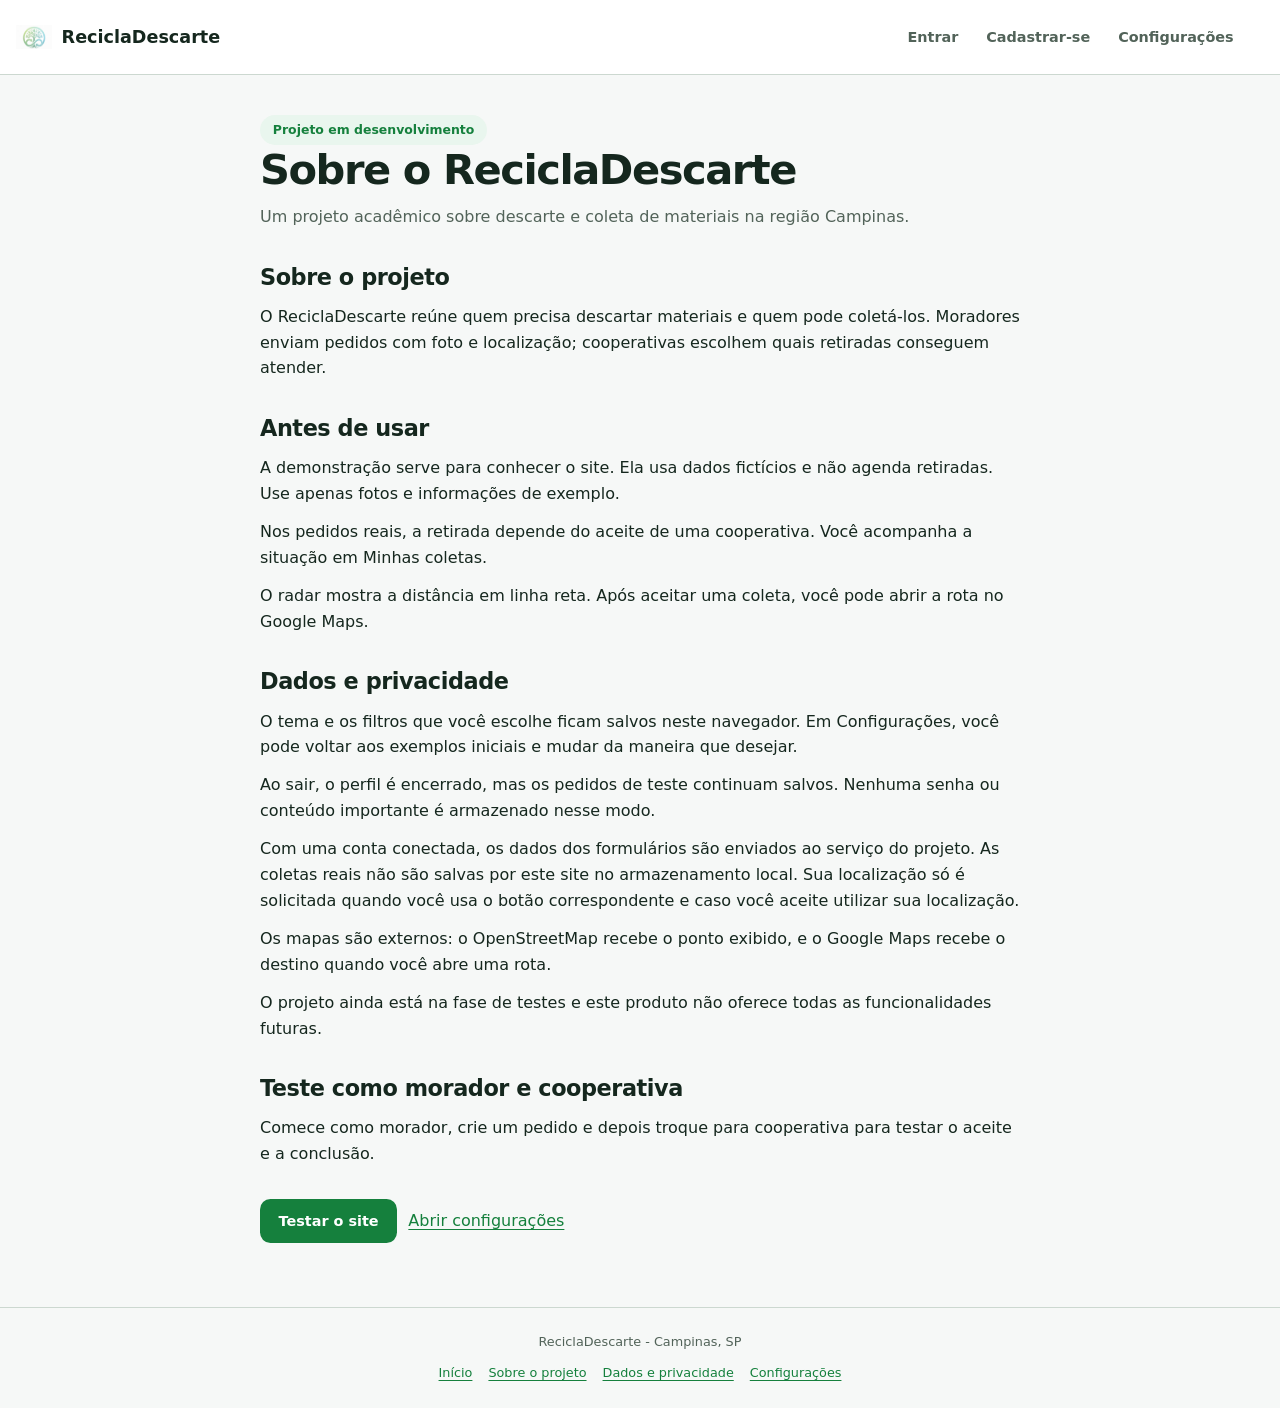
<file: pages/sobre.html>
<!DOCTYPE html>
<html lang="pt-BR">
<head>
    <meta charset="UTF-8">
    <meta name="viewport" content="width=device-width, initial-scale=1.0">
    <meta name="description" content="Conheça o ReciclaDescarte e saiba como funcionam os pedidos e a demonstração.">
    <meta name="color-scheme" content="light dark">
    <title>Sobre o projeto | ReciclaDescarte</title>
    <link rel="icon" href="../imagens/logo.png" type="image/png">
    <link rel="stylesheet" href="../css/base.css">
</head>
<body data-pagina="sobre">

    <a class="pular-conteudo" href="#conteudo">Pular para o conteúdo</a>

    <header id="cabecalho-app" class="cabecalho-app"></header>

    <div id="faixa-demo" class="faixa-demo" hidden></div>

    <div class="container">
        <p id="mensagem-global" class="mensagem" role="status" aria-live="polite" hidden></p>

        <div id="recuperar-pagina" class="acoes" hidden>
            <button id="recarregar-pagina" type="button" class="botao botao-secundario">Tentar novamente</button>
            <a href="entrar.html">Voltar para Entrar</a>
        </div>
        <p id="carregamento" class="mensagem" role="status" hidden>Verificando acesso…</p>
        <noscript>
            <p class="mensagem">Ative o JavaScript para usar os formulários e as configurações. <a href="../index.html">Página inicial</a>.</p>
        </noscript>
    </div>

    <main id="conteudo" class="container conteudo-app prosa" tabindex="-1">

        <div class="cabecalho-pagina">
            <span class="etiqueta">Projeto em desenvolvimento</span>
            <h1>Sobre o ReciclaDescarte</h1>
            <p>Um projeto acadêmico sobre descarte e coleta de materiais na região Campinas.</p>
        </div>

        <section aria-labelledby="escopo">
            <h2 id="escopo">Sobre o projeto</h2>
            <p>O ReciclaDescarte reúne quem precisa descartar materiais e quem pode coletá-los. Moradores enviam pedidos com foto e localização; cooperativas escolhem quais retiradas conseguem atender.</p>
        </section>

        <section aria-labelledby="uso">
            <h2 id="uso">Antes de usar</h2>
            <p>A demonstração serve para conhecer o site. Ela usa dados fictícios e não agenda retiradas. Use apenas fotos e informações de exemplo.</p>
            <p>Nos pedidos reais, a retirada depende do aceite de uma cooperativa. Você acompanha a situação em Minhas coletas.</p>
            <p>O radar mostra a distância em linha reta. Após aceitar uma coleta, você pode abrir a rota no Google Maps.</p>
        </section>

        <section aria-labelledby="privacidade">
            <h2 id="privacidade">Dados e privacidade</h2>
            <p>O tema e os filtros que você escolhe ficam salvos neste navegador. Em Configurações, você pode voltar aos exemplos iniciais e mudar da maneira que desejar.</p>
            <p>Ao sair, o perfil é encerrado, mas os pedidos de teste continuam salvos. Nenhuma senha ou conteúdo importante é armazenado nesse modo.</p>
            <p>Com uma conta conectada, os dados dos formulários são enviados ao serviço do projeto. As coletas reais não são salvas por este site no armazenamento local. Sua localização só é solicitada quando você usa o botão correspondente e caso você aceite utilizar sua localização.</p>
            <p>Os mapas são externos: o OpenStreetMap recebe o ponto exibido, e o Google Maps recebe o destino quando você abre uma rota.</p>
            <p>O projeto ainda está na fase de testes e este produto não oferece todas as funcionalidades futuras.</p>
        </section>

        <section aria-labelledby="acesso-demo">
            <h2 id="acesso-demo">Teste como morador e cooperativa</h2>
            <p>Comece como morador, crie um pedido e depois troque para cooperativa para testar o aceite e a conclusão.</p>

            <div class="acoes secao">
                <a class="botao botao-primario" href="entrar.html#demonstracao">Testar o site</a>
                <a href="configuracoes.html">Abrir configurações</a>
            </div>
        </section>
    </main>

    <footer class="rodape">
        <p>ReciclaDescarte - Campinas, SP</p>

        <nav aria-label="Links do rodapé">
            <a href="../index.html">Início</a>
            <a href="sobre.html">Sobre o projeto</a>
            <a href="sobre.html#privacidade">Dados e privacidade</a>
            <a href="configuracoes.html">Configurações</a>
        </nav>
    </footer>

    <script type="module" src="../scripts/main.js"></script>
</body>
</html>
</file>
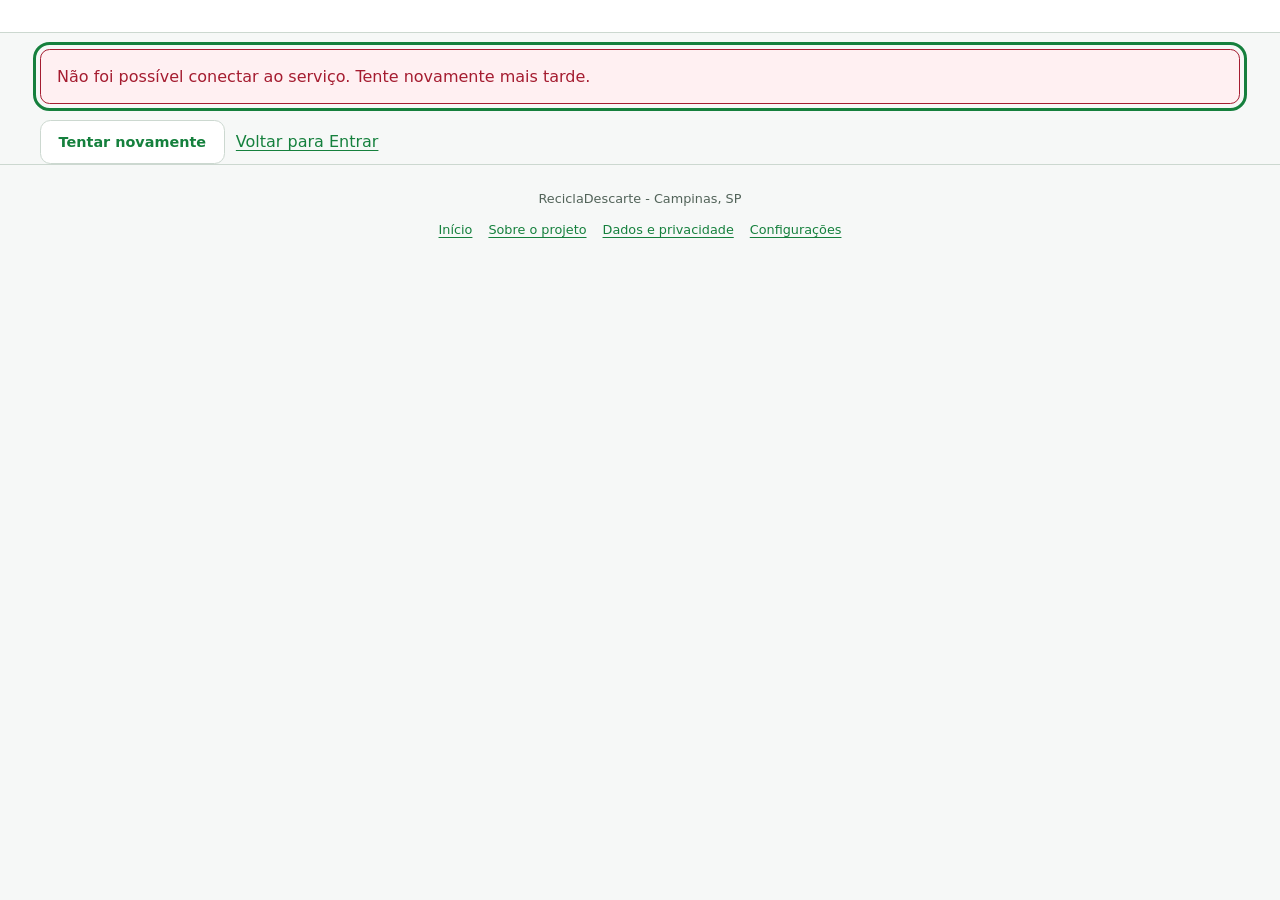
<file: pages/solicitacao.html>
<!DOCTYPE html>
<html lang="pt-BR">
<head>
    <meta charset="UTF-8">
    <meta name="viewport" content="width=device-width, initial-scale=1.0">
    <meta name="description" content="Informe material, foto e local para solicitar uma coleta.">
    <meta name="color-scheme" content="light dark">
    <title>Nova solicitação | ReciclaDescarte</title>
    <link rel="icon" href="../imagens/logo.png" type="image/png">
    <link rel="stylesheet" href="../css/base.css">
    <link rel="stylesheet" href="../css/solicitacao.css">
</head>
<body data-pagina="solicitacao">

    <a class="pular-conteudo" href="#conteudo">Pular para o conteúdo</a>

    <header id="cabecalho-app" class="cabecalho-app"></header>

    <div id="faixa-demo" class="faixa-demo" hidden></div>

    <div class="container">
        <p id="mensagem-global" class="mensagem" role="status" aria-live="polite" hidden></p>

        <div id="recuperar-pagina" class="acoes" hidden>
            <button id="recarregar-pagina" type="button" class="botao botao-secundario">Tentar novamente</button>
            <a href="entrar.html">Voltar para Entrar</a>
        </div>
        <p id="carregamento" class="mensagem" role="status">Verificando acesso…</p>
        <noscript>
            <p class="mensagem">Ative o JavaScript para usar os formulários e as configurações. <a href="../index.html">Página inicial</a>.</p>
        </noscript>
    </div>

    <main id="conteudo" class="container conteudo-app" hidden tabindex="-1">

        <div class="cabecalho-pagina">
            <h1>Solicitar nova coleta</h1>
            <p>Escolha o material, envie uma foto e confirme o local da retirada.</p>
        </div>

        <form id="form-solicitacao" method="post" enctype="multipart/form-data">
            <p id="mensagem-form" class="mensagem" role="status" hidden></p>
            <button id="recarregar-categorias" type="button" class="botao botao-secundario" hidden>Recarregar materiais</button>

            <div class="layout-solicitacao">
                <div class="card pilha">
                    <fieldset>
                        <legend>1. Material para coleta</legend>

                        <div id="categorias" class="grade-materiais"></div>
                        <p id="orientacoes-material" class="texto-pequeno" role="status" hidden></p>
                    </fieldset>

                    <div class="campo">
                        <label for="foto">Foto do material</label>
                        <input id="foto" name="foto" type="file" accept="image/jpeg,image/png,image/webp" aria-describedby="ajuda-foto" required>
                        <small id="ajuda-foto" class="texto-pequeno">JPG, PNG ou WebP.</small>
                        <img id="previa-foto" class="previa-foto" alt="Prévia da foto selecionada" hidden>
                    </div>

                </div>

                <div class="pilha">
                    <fieldset class="card pilha">
                        <legend>2. Local de retirada</legend>

                        <div class="campo">
                            <label for="logradouro">Rua ou avenida</label>
                            <input id="logradouro" name="logradouro" autocomplete="address-line1" maxlength="255" required>
                        </div>

                        <div class="campo">
                            <label for="numero">
                                Número
                                <span class="texto-pequeno">(opcional)</span>
                            </label>
                            <input id="numero" name="numero" maxlength="100" placeholder="Ex.: 120 ou S/N">
                        </div>
                        <button id="usar-localizacao" type="button" class="botao botao-secundario">Usar minha localização</button>
                        <p id="mensagem-localizacao" class="mensagem" role="status" hidden></p>

                        <div id="mapa-localizacao" class="mapa">
                            <p class="mapa-vazio">Use sua localização ou informe as coordenadas do local.</p>
                        </div>

                        <details id="coordenadas-manuais">
                            <summary>Conferir ou ajustar a localização</summary>
                            <p class="texto-pequeno">A retirada será em outro endereço? Copie a latitude e a longitude desse local em um mapa. Você também pode fazer isso se o GPS não funcionar.</p>

                            <div class="campo-duplo">
                                <div class="campo">
                                    <label for="latitude">Latitude</label>
                                    <input id="latitude" name="latitude" type="number" step="any" min="-90" max="90" required>
                                </div>

                                <div class="campo">
                                    <label for="longitude">Longitude</label>
                                    <input id="longitude" name="longitude" type="number" step="any" min="-180" max="180" required>
                                </div>
                            </div>
                        </details>
                        <label class="checkbox-linha">
                            <input type="checkbox" name="confirmar_localizacao" required>
                            <span>O endereço e o ponto no mapa estão corretos.</span>
                        </label>
                    </fieldset>

                    <div class="card bloco-confirmacao">
                        <h2>Confira os dados</h2>
                        <p>Depois do envio, seu pedido ficará disponível para as cooperativas.</p>
                        <button id="enviar-solicitacao" type="submit" class="botao botao-primario botao-largo" disabled>Confirmar solicitação</button>
                    </div>
                </div>
            </div>
        </form>
    </main>

    <footer class="rodape">
        <p>ReciclaDescarte - Campinas, SP</p>

        <nav aria-label="Links do rodapé">
            <a href="../index.html">Início</a>
            <a href="sobre.html">Sobre o projeto</a>
            <a href="sobre.html#privacidade">Dados e privacidade</a>
            <a href="configuracoes.html">Configurações</a>
        </nav>
    </footer>

    <script type="module" src="../scripts/main.js"></script>
</body>
</html>
</file>
<file: css/base.css>
/* Tokens e componentes compartilhados entre as páginas. Carregar antes do CSS da página. */
:root {
    color-scheme: light;
    --verde: #15803d;
    --verde-hover: #166534;
    --verde-suave: #e9f6ee;
    --fundo: #f6f8f7;
    --superficie: #fff;
    --texto: #15271e;
    --suave: #526359;
    --borda: #ccd8d0;
    --erro: #a51c30;
    --erro-fundo: #fff0f2;
    --aviso: #754b0b;
    --aviso-fundo: #fff6de;
    --sombra: 0 5px 24px #173e2510;
    font-family:
        system-ui,
        -apple-system,
        BlinkMacSystemFont,
        "Segoe UI",
        sans-serif;
    font-size: 16px;
}

:root[data-tema="escuro"] {
    color-scheme: dark;
    --verde: #86efac;
    --verde-hover: #bbf7d0;
    --verde-suave: #183e2b;
    --fundo: #101b15;
    --superficie: #1b2b21;
    --texto: #edf5ef;
    --suave: #b8c8bd;
    --borda: #486052;
    --erro: #ffabb8;
    --erro-fundo: #411f27;
    --aviso: #ffe0a3;
    --aviso-fundo: #3d321b;
    --sombra: 0 5px 24px #0002;
}

:root[data-texto="grande"] {
    font-size: 18px;
}

* {
    box-sizing: border-box;
}

body {
    margin: 0;
    background: var(--fundo);
    color: var(--texto);
    line-height: 1.6;
}

img {
    display: block;
    max-width: 100%;
    height: auto;
}

h1,
h2,
h3,
p {
    margin: 0;
}

h1 {
    font-size: clamp(1.8rem, 3.5vw, 2.6rem);
    line-height: 1.18;
    letter-spacing: -0.035em;
}

h2 {
    font-size: 1.4rem;
    line-height: 1.35;
    letter-spacing: -0.02em;
}

h3 {
    font-size: 1.08rem;
    line-height: 1.4;
}

a {
    color: var(--verde);
    text-underline-offset: 0.2em;
}

a:hover {
    color: var(--verde-hover);
}

button,
input,
select,
textarea {
    font: inherit;
}

button,
a,
input,
select,
textarea,
summary {
    -webkit-tap-highlight-color: transparent;
}

button {
    cursor: pointer;
}

button:disabled {
    cursor: not-allowed;
    opacity: 0.58;
}

[hidden] {
    display: none !important;
}

:focus-visible {
    outline: 3px solid var(--verde);
    outline-offset: 4px;
}

:target {
    scroll-margin-top: 2rem;
}

.pular-conteudo {
    position: absolute;
    top: -8rem;
    left: 1rem;
    z-index: 20;
    padding: 0.7rem;
    background: var(--superficie);
}

.pular-conteudo:focus {
    top: 1rem;
}

.sr-only {
    position: absolute;
    width: 1px;
    height: 1px;
    padding: 0;
    margin: -1px;
    overflow: hidden;
    clip-path: inset(50%);
    white-space: nowrap;
    border: 0;
}

.container {
    width: min(1200px, calc(100% - 2rem));
    margin: 0 auto;
}

.conteudo-app {
    padding-block: 2.5rem 4rem;
}

.cabecalho-app,
.cabecalho-publico {
    padding: 1rem max(1rem, calc((100% - 1280px) / 2));
    border-bottom: 1px solid var(--borda);
    background: var(--superficie);
    display: flex;
    flex-wrap: wrap;
    align-items: center;
    gap: 1rem;
}

.marca {
    display: inline-flex;
    align-items: center;
    gap: 0.6rem;
    font-size: 1.1rem;
    font-weight: 800;
    color: var(--texto);
    text-decoration: none;
}

.marca img {
    width: 36px;
    height: 36px;
    object-fit: contain;
}

.menu-toggle {
    margin-left: auto;
}

.navegacao-app {
    display: none;
    order: 3;
    width: 100%;
    flex-direction: column;
    gap: 0.35rem;
}

.navegacao-app.aberto {
    display: flex;
}

.navegacao-app a {
    color: var(--suave);
    padding: 0.6rem 0.7rem;
    border-radius: 0.5rem;
    text-decoration: none;
    font-size: 0.9rem;
    font-weight: 650;
}

.navegacao-app a[aria-current="page"] {
    background: var(--verde-suave);
    color: var(--verde);
}

.conta {
    display: flex;
    align-items: center;
    gap: 0.65rem;
    margin-left: auto;
}

.conta-texto {
    display: none;
    font-size: 0.8rem;
    line-height: 1.4;
    max-width: 150px;
    overflow-wrap: anywhere;
}

.conta-texto small,
.conta-texto strong {
    display: block;
}

.conta-texto small {
    color: var(--suave);
}

.avatar {
    display: inline-grid;
    place-items: center;
    width: 34px;
    height: 34px;
    border-radius: 50%;
    background: var(--verde-suave);
    color: var(--verde);
    font-size: 0.8rem;
    font-weight: 800;
}

.botao {
    display: inline-flex;
    align-items: center;
    justify-content: center;
    gap: 0.4rem;
    min-height: 44px;
    border: 1px solid transparent;
    border-radius: 0.65rem;
    padding: 0.7rem 1.1rem;
    font-weight: 700;
    font-size: 0.9rem;
    text-decoration: none;
    text-align: center;
    line-height: 1.4;
    transition: background-color 0.15s;
}

.botao-primario {
    background: var(--verde);
    color: #fff;
}

.botao-primario:hover {
    background: var(--verde-hover);
    color: #fff;
}

[data-tema="escuro"] .botao-primario,
[data-tema="escuro"] .botao-primario:hover {
    color: #102619;
}

.botao-secundario {
    background: var(--superficie);
    color: var(--verde);
    border-color: var(--borda);
}

.botao-secundario:hover {
    background: var(--verde-suave);
    color: var(--verde);
}

.botao-texto {
    border: 0;
    padding: 0.6rem 0.3rem;
    min-height: 44px;
    color: var(--verde);
    background: transparent;
    text-decoration: underline;
    text-underline-offset: 0.2em;
    font-size: 0.85rem;
    font-weight: 650;
}

.botao-largo {
    width: 100%;
}

.acoes {
    display: flex;
    flex-wrap: wrap;
    gap: 0.7rem;
    align-items: center;
}

.linha-entre {
    display: flex;
    align-items: center;
    justify-content: space-between;
    flex-wrap: wrap;
    gap: 0.8rem;
}

.cabecalho-pagina {
    margin-bottom: 2rem;
}

.cabecalho-pagina p {
    color: var(--suave);
    max-width: 68ch;
    margin-top: 0.65rem;
}

.card {
    background: var(--superficie);
    border: 1px solid var(--borda);
    border-radius: 1rem;
    padding: 1.4rem;
    box-shadow: var(--sombra);
    min-width: 0;
}

.pilha {
    display: grid;
    gap: 1.25rem;
}

.secao {
    margin-top: 2rem;
}

.secao > .linha-entre {
    margin-bottom: 1.2rem;
}

.grade-cards {
    display: grid;
    gap: 1rem;
    grid-template-columns: repeat(auto-fit, minmax(min(100%, 290px), 1fr));
}

.card-coleta {
    display: flex;
    flex-direction: column;
    gap: 0.65rem;
}

.card-coleta > .botao {
    margin-top: auto;
    align-self: start;
}

.card-coleta h3 {
    overflow-wrap: anywhere;
}

.status {
    display: inline-flex;
    align-self: start;
    padding: 0.25rem 0.65rem;
    border-radius: 99px;
    font-size: 0.75rem;
    font-weight: 750;
    white-space: nowrap;
}

.status-pendente {
    background: var(--aviso-fundo);
    color: var(--aviso);
}

.status-em_andamento {
    background: var(--verde-suave);
    color: var(--verde);
}

.status-concluido {
    background: var(--fundo);
    color: var(--suave);
    border: 1px solid var(--borda);
}

.texto-suave {
    color: var(--suave);
}

.texto-pequeno {
    color: var(--suave);
    font-size: 0.85rem;
}

.etiqueta {
    display: inline-block;
    color: var(--verde);
    background: var(--verde-suave);
    border-radius: 99px;
    padding: 0.3rem 0.8rem;
    font-weight: 700;
    font-size: 0.78rem;
}

.mensagem {
    border: 1px solid var(--borda);
    border-radius: 0.6rem;
    padding: 0.85rem 1rem;
    color: var(--suave);
    background: var(--superficie);
    margin-block: 1rem;
    overflow-wrap: anywhere;
}

.mensagem[data-tipo="erro"] {
    color: var(--erro);
    background: var(--erro-fundo);
    border-color: var(--erro);
}

.mensagem[data-tipo="sucesso"] {
    color: var(--verde);
    background: var(--verde-suave);
    border-color: var(--verde);
}

.faixa-demo {
    background: var(--aviso-fundo);
    color: var(--aviso);
    padding: 0.45rem max(1rem, calc((100% - 1200px) / 2));
    display: flex;
    flex-wrap: wrap;
    align-items: center;
    justify-content: space-between;
    gap: 0.3rem 1rem;
    font-size: 0.8rem;
}

.faixa-demo .botao-texto {
    color: inherit;
}

.estado-vazio {
    padding: 2rem;
    text-align: center;
    border: 1px dashed var(--borda);
    border-radius: 1rem;
    color: var(--suave);
    grid-column: 1 / -1;
}

.campo {
    display: grid;
    gap: 0.4rem;
    min-width: 0;
}

.campo label,
.rotulo {
    font-size: 0.9rem;
    font-weight: 650;
}

input:not([type="radio"]):not([type="checkbox"]),
select,
textarea {
    width: 100%;
    min-height: 46px;
    border: 1px solid var(--borda);
    border-radius: 0.6rem;
    padding: 0.65rem 0.75rem;
    color: var(--texto);
    background: var(--superficie);
    min-width: 0;
}

input::placeholder,
textarea::placeholder {
    color: var(--suave);
    opacity: 0.9;
}

input[type="checkbox"],
input[type="radio"] {
    accent-color: var(--verde);
    width: 1.15rem;
    height: 1.15rem;
    flex: 0 0 auto;
}

input[aria-invalid="true"],
textarea[aria-invalid="true"],
select[aria-invalid="true"] {
    border-color: var(--erro);
}

input[type="file"] {
    font-size: 0.8rem;
}

input[type="file"]::file-selector-button {
    border: 0;
    border-radius: 0.35rem;
    background: var(--verde-suave);
    color: var(--verde);
    padding: 0.5rem;
    margin-right: 0.6rem;
    font: inherit;
    cursor: pointer;
}

textarea {
    resize: vertical;
}

fieldset {
    min-width: 0;
    margin: 0;
    border: 0;
    padding: 0;
}

legend {
    font-weight: 750;
    padding: 0;
    margin-bottom: 1rem;
    font-size: 1.1rem;
}

.campo-duplo {
    display: grid;
    gap: 1rem;
}

.checkbox-linha {
    display: flex;
    align-items: flex-start;
    gap: 0.65rem;
    font-size: 0.88rem;
    cursor: pointer;
}

.checkbox-linha input {
    margin-top: 0.25rem;
}

.senha-wrapper {
    display: flex;
    border: 1px solid var(--borda);
    border-radius: 0.6rem;
    background: var(--superficie);
}

.senha-wrapper input:not([type="checkbox"]) {
    border: 0;
    background: transparent;
}

.senha-wrapper button {
    padding-inline: 0.75rem;
    text-decoration: none;
}

.filtros {
    display: grid;
    gap: 0.8rem;
    margin-bottom: 1.3rem;
    align-items: end;
}

.mapa {
    overflow: hidden;
    border: 1px solid var(--borda);
    border-radius: 0.8rem;
    background: var(--verde-suave);
}

.mapa iframe {
    display: block;
    width: 100%;
    height: 300px;
    border: 0;
}

.mapa-vazio {
    display: grid;
    place-items: center;
    padding: 1.8rem;
    min-height: 220px;
    color: var(--suave);
    text-align: center;
}

.dialogo {
    color: var(--texto);
    background: var(--superficie);
    border: 1px solid var(--borda);
    border-radius: 1rem;
    width: min(600px, calc(100% - 2rem));
    max-height: 90dvh;
    padding: 1.5rem;
}

.dialogo::backdrop {
    background: #07170db3;
}

.dialogo > * + * {
    margin-top: 1rem;
}

.detalhes-lista {
    display: grid;
    grid-template-columns: 1fr;
    gap: 0.15rem;
    margin-bottom: 0;
}

.detalhes-lista dt {
    color: var(--suave);
    font-size: 0.8rem;
    margin-top: 0.6rem;
}

.detalhes-lista dd {
    margin: 0;
    overflow-wrap: anywhere;
    white-space: pre-wrap;
}

.foto-detalhe {
    width: 100%;
    max-height: 260px;
    object-fit: contain;
    border-radius: 0.6rem;
    background: var(--fundo);
}

.rodape {
    margin-top: auto;
    border-top: 1px solid var(--borda);
    padding: 1.5rem 1rem;
    text-align: center;
    color: var(--suave);
    font-size: 0.8rem;
}

.rodape nav {
    display: flex;
    flex-wrap: wrap;
    justify-content: center;
    gap: 1rem;
    margin-top: 0.65rem;
}

.prosa {
    max-width: 760px;
}

.prosa h2 {
    margin-top: 2rem;
    margin-bottom: 0.75rem;
}

.prosa p + p {
    margin-top: 0.8rem;
}

details {
    border: 1px solid var(--borda);
    border-radius: 0.7rem;
    padding: 0.8rem;
}

summary {
    cursor: pointer;
    font-weight: 650;
    font-size: 0.9rem;
}

details[open] > summary {
    margin-bottom: 1rem;
}

@media (min-width: 600px) {
    .campo-duplo {
        grid-template-columns: repeat(2, minmax(0, 1fr));
    }

    .conta-texto {
        display: block;
    }

    .filtros {
        grid-template-columns: repeat(2, minmax(0, 1fr));
    }
}

@media (min-width: 1100px) {
    .cabecalho-app {
        gap: 0.7rem;
    }

    .menu-toggle {
        display: none;
    }

    .navegacao-app {
        display: flex;
        order: initial;
        width: auto;
        flex-direction: row;
        margin-left: auto;
    }

    .conta {
        margin-left: 0.5rem;
    }

    .filtros {
        grid-template-columns: minmax(180px, 1.6fr) repeat(3, minmax(130px, 1fr)) auto;
    }
}

@media (max-width: 420px) {
    .conta .avatar {
        display: none;
    }

    .marca {
        font-size: 0.95rem;
    }

    .card {
        padding: 1.1rem;
    }
}

@media (prefers-reduced-motion: reduce) {
    *,
    *::before,
    *::after {
        animation: none !important;
        transition: none !important;
        scroll-behavior: auto !important;
    }
}

.reduzir-movimento *,
.reduzir-movimento *::before,
.reduzir-movimento *::after {
    animation: none !important;
    transition: none !important;
    scroll-behavior: auto !important;
}
</file>
<file: css/style.css>
/* Página inicial */
.cabecalho-publico {
    justify-content: space-between;
}

.menu-publico {
    display: flex;
    flex-wrap: wrap;
    gap: 1rem;
}

.menu-publico a {
    font-size: 0.9rem;
    text-decoration: none;
    color: var(--suave);
}

.hero {
    padding-block: 3.5rem;
    display: grid;
    gap: 2rem;
    align-items: center;
}

.hero-texto {
    display: grid;
    gap: 1.4rem;
}

.hero h1 {
    font-size: clamp(2.3rem, 5vw, 4rem);
    max-width: 14ch;
}

.hero h1 span {
    color: var(--verde);
}

.hero p {
    max-width: 52ch;
    color: var(--suave);
    font-size: 1.05rem;
}

.hero .etiqueta {
    justify-self: start;
}

.hero-ilustracao {
    background: var(--verde-suave);
    padding: 1.5rem;
    border-radius: 1.5rem;
    overflow: hidden;
}

.hero-ilustracao img {
    margin: auto;
    width: min(440px, 100%);
}

.hero-ilustracao figcaption {
    text-align: center;
    margin-top: 1rem;
    color: var(--verde);
    font-weight: 700;
}

.hero figure {
    margin: 0;
}

.bloco-home {
    padding-block: 2.5rem 3.5rem;
}

.bloco-home > h2 {
    margin-bottom: 0.7rem;
}

.bloco-home > p {
    max-width: 70ch;
    margin-bottom: 1.5rem;
    color: var(--suave);
}

.passo-numero {
    display: inline-block;
    color: var(--verde);
    font-weight: 800;
    font-size: 1.7rem;
    margin-bottom: 1rem;
}

.passo-card h3 {
    margin-bottom: 0.6rem;
}

.chamada-final {
    background: var(--verde-suave);
    padding: 2rem;
    border-radius: 1rem;
    display: grid;
    gap: 1rem;
    margin-bottom: 3rem;
}

@media (min-width: 800px) {
    .hero {
        grid-template-columns: 1.2fr 1fr;
        gap: 3rem;
    }
}
</file>
<file: css/cadastro.css>
/* Cadastro */
.tela-cadastro {
    max-width: 640px;
    margin: 2.5rem auto 4rem;
}

.tela-cadastro > p {
    margin: 0.65rem 0 1.5rem;
    color: var(--suave);
}

.perfis {
    display: grid;
    gap: 0.8rem;
}

.perfil-opcao {
    display: flex;
    align-items: center;
    gap: 0.65rem;
    padding: 0.85rem;
    border: 1px solid var(--borda);
    border-radius: 0.7rem;
    cursor: pointer;
}

.perfil-opcao:has(input:checked) {
    background: var(--verde-suave);
    border-color: var(--verde);
}

.voltar-login {
    margin-top: 1.3rem;
    text-align: center;
    font-size: 0.9rem;
}

@media (min-width: 500px) {
    .perfis {
        grid-template-columns: repeat(2, 1fr);
    }
}
</file>
<file: css/configuracoes.css>
/* Preferências */
.configuracoes-layout {
    display: grid;
    gap: 1.5rem;
    align-items: start;
}

.configuracoes-layout .card h2 {
    margin-bottom: 0.65rem;
}

.configuracoes-layout .card > p {
    color: var(--suave);
    margin-bottom: 1.1rem;
}

.configuracoes-layout fieldset + fieldset {
    padding-top: 1.5rem;
    border-top: 1px solid var(--borda);
}

.configuracoes-nota {
    background: var(--verde-suave);
}

@media (min-width: 900px) {
    .configuracoes-layout {
        grid-template-columns: minmax(0, 2fr) minmax(220px, 1fr);
    }
}
</file>
<file: css/dash_morador.css>
/* Painel do morador */
.boas-vindas {
    display: grid;
    gap: 1.5rem;
    align-items: center;
    background: var(--verde-suave);
    border: 0;
    padding: 2rem;
}

.boas-vindas h1 {
    margin-top: 0.6rem;
}

.boas-vindas p {
    margin-block: 0.8rem 1.2rem;
    max-width: 60ch;
    color: var(--suave);
}

.boas-vindas img {
    width: 160px;
    margin: auto;
    border-radius: 0.8rem;
}

.indicadores {
    display: grid;
    gap: 1rem;
    grid-template-columns: repeat(2, minmax(0, 1fr));
    margin-top: 1.4rem;
}

.indicador dt {
    color: var(--suave);
    font-size: 0.85rem;
}

.indicador dd {
    margin: 0.4rem 0 0;
    font-size: 1.8rem;
    font-weight: 800;
    color: var(--verde);
}

.nota-indicadores {
    margin-top: 0.7rem;
}

@media (min-width: 750px) {
    .boas-vindas {
        grid-template-columns: 1fr 180px;
    }

    .indicadores {
        grid-template-columns: repeat(4, 1fr);
    }
}
</file>
<file: css/entrar.css>
/* Acesso */
.tela-login {
    max-width: 460px;
    margin: 2.5rem auto 4rem;
}

.tela-login > h1,
.tela-login > p {
    text-align: center;
}

.tela-login > p {
    margin: 0.65rem 0 1.7rem;
    color: var(--suave);
}

.demo-opcoes {
    margin-top: 1.5rem;
    padding-top: 1.5rem;
    border-top: 1px solid var(--borda);
}

.demo-opcoes p {
    margin: 0.55rem 0 1rem;
}

.criar-conta {
    margin-top: 1.2rem;
    text-align: center;
    font-size: 0.9rem;
}
</file>
<file: css/radar_cooperativa.css>
/* Radar */
.radar-mapa {
    display: grid;
    gap: 1rem;
    margin-bottom: 1.5rem;
}

.radar-orientacao {
    display: grid;
    gap: 0.7rem;
    align-content: center;
}

.radar-orientacao .botao {
    justify-self: start;
}

.radar-mapa .mapa iframe {
    height: 260px;
}

@media (min-width: 800px) {
    .radar-mapa {
        grid-template-columns: 1.6fr 1fr;
    }
}
</file>
<file: css/solicitacao.css>
/* Nova solicitação */
#mapa-localizacao {
    min-height: 302px;
}

.layout-solicitacao {
    display: grid;
    gap: 1.4rem;
    align-items: start;
}

.grade-materiais {
    display: grid;
    gap: 0.7rem;
    grid-template-columns: repeat(2, minmax(0, 1fr));
    margin-bottom: 1.5rem;
}

.opcao-material {
    position: relative;
}

.opcao-material input {
    position: absolute;
    top: 0.55rem;
    left: 0.55rem;
    margin: 0;
}

.opcao-material label {
    display: flex;
    flex-direction: column;
    align-items: center;
    gap: 0.5rem;
    border: 1px solid var(--borda);
    border-radius: 0.7rem;
    padding: 1.5rem 0.7rem 0.8rem;
    height: 100%;
    text-align: center;
    cursor: pointer;
    font-size: 0.8rem;
    font-weight: 650;
}

.opcao-material img {
    width: 30px;
    height: 30px;
    object-fit: contain;
}

.opcao-material input:checked + label {
    background: var(--verde-suave);
    border-color: var(--verde);
}

.opcao-material input:focus-visible + label {
    outline: 3px solid var(--verde);
    outline-offset: 3px;
}

.previa-foto {
    max-width: 100%;
    height: 160px;
    object-fit: contain;
    border-radius: 0.65rem;
    border: 1px solid var(--borda);
}

.bloco-confirmacao {
    background: var(--verde-suave);
}

.bloco-confirmacao p {
    font-size: 0.9rem;
    margin-bottom: 1rem;
    color: var(--suave);
}

@media (min-width: 550px) {
    .grade-materiais {
        grid-template-columns: repeat(3, minmax(0, 1fr));
    }
}

@media (min-width: 960px) {
    .layout-solicitacao {
        grid-template-columns: 1.15fr 1fr;
    }
}
</file>
